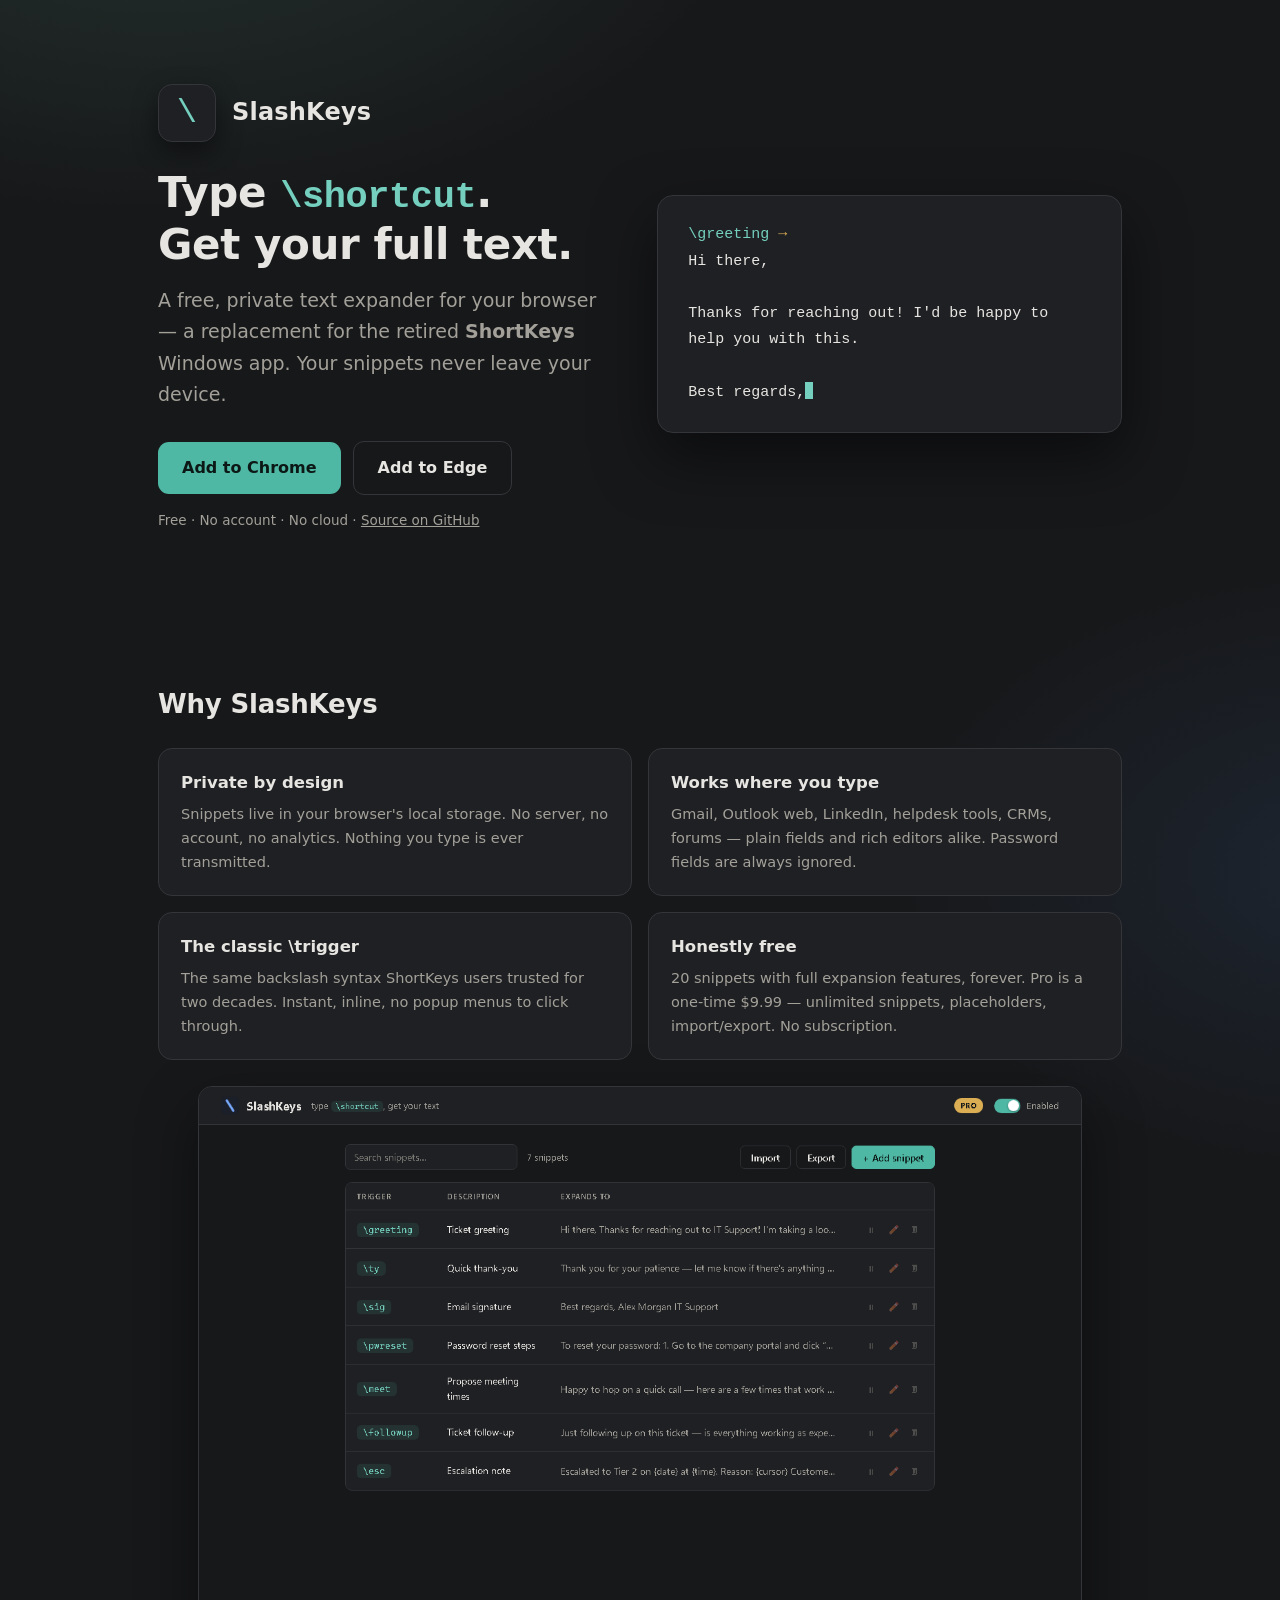
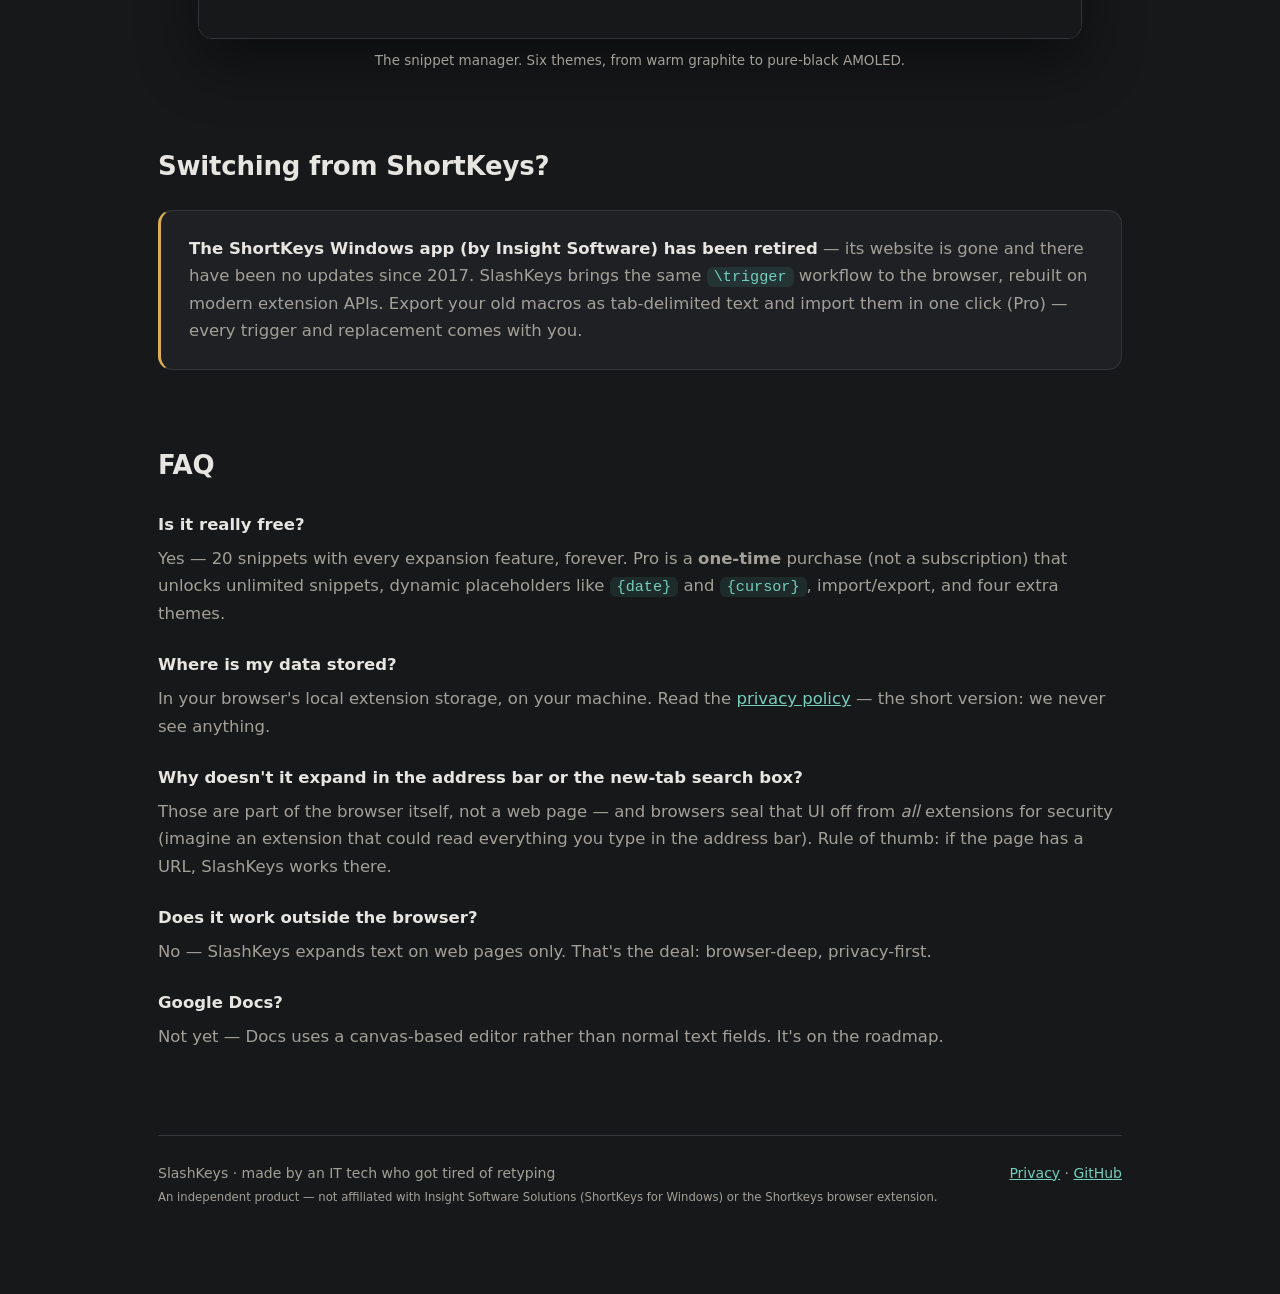
<file: docs/index.html>
<!DOCTYPE html>
<html lang="en">
<head>
  <meta charset="UTF-8">
  <meta name="viewport" content="width=device-width, initial-scale=1">
  <title>SlashKeys — Free Text Expander for Chrome &amp; Edge | The ShortKeys Replacement</title>
  <meta name="description" content="SlashKeys is a free, private text expander for Chrome and Edge — the replacement for the retired ShortKeys app. Type \shortcut and get your full text. No account, snippets never leave your device.">
  <meta property="og:title" content="SlashKeys — Type \shortcut, get your full text">
  <meta property="og:description" content="Free, private text expander for Chrome & Edge. No account, no cloud — the ShortKeys replacement.">
  <style>
    :root {
      --bg: #17181a; --raised: #1f2023; --hover: #28292d; --border: #333539;
      --text: #e7e5e1; --dim: #a3a099;
      --accent: #4fb8a5; --accent-lit: #74cfbe; --accent-soft: rgba(79, 184, 165, 0.12);
      --gold: #dcae54;
      --mono: ui-monospace, "Cascadia Code", Consolas, monospace;
    }
    * { box-sizing: border-box; }
    html { scroll-behavior: smooth; }
    body {
      margin: 0;
      background:
        radial-gradient(1100px 650px at 12% -5%, #24322e 0%, transparent 55%),
        radial-gradient(900px 600px at 105% 30%, #1d2530 0%, transparent 50%),
        var(--bg);
      color: var(--text);
      font: 16.5px/1.65 "Segoe UI Variable Text", "Segoe UI", system-ui, sans-serif;
      -webkit-font-smoothing: antialiased;
    }
    main { max-width: 1020px; margin: 0 auto; padding: 0 28px 90px; }
    code {
      font-family: var(--mono); background: var(--accent-soft); color: var(--accent-lit);
      padding: 1px 7px; border-radius: 6px; font-size: 0.92em;
    }
    a { color: var(--accent-lit); }

    /* Hero */
    .hero { display: flex; align-items: center; gap: 56px; padding: 84px 0 64px; flex-wrap: wrap; }
    .hero-left { flex: 1.1; min-width: 320px; }
    .brand { display: flex; align-items: center; gap: 16px; margin-bottom: 26px; }
    .mark {
      font: 400 34px/1 var(--mono); color: var(--accent-lit);
      background: var(--raised); border: 1px solid var(--border); border-radius: 14px;
      width: 58px; height: 58px; display: flex; align-items: center; justify-content: center;
      box-shadow: 0 10px 26px rgba(0,0,0,.45);
    }
    .brand span { font-size: 24px; font-weight: 700; letter-spacing: 0.2px; }
    h1 { font-size: 42px; line-height: 1.18; margin: 0 0 16px; letter-spacing: -0.4px; }
    h1 em { font-style: normal; color: var(--accent-lit); font-family: var(--mono); font-size: 0.88em; }
    .sub { color: var(--dim); font-size: 19px; margin: 0 0 30px; max-width: 460px; }
    .ctas { display: flex; gap: 12px; flex-wrap: wrap; align-items: center; }
    .cta {
      display: inline-block; text-decoration: none; font-weight: 600; font-size: 16px;
      padding: 13px 24px; border-radius: 11px; transition: filter .12s, transform .08s;
    }
    .cta:active { transform: translateY(1px); }
    .cta.chrome { background: var(--accent); color: #0c1815; }
    .cta.edge { background: transparent; color: var(--text); border: 1px solid var(--border); }
    .cta:hover { filter: brightness(1.1); }
    .under-cta { color: var(--dim); font-size: 13.5px; margin-top: 14px; }
    .under-cta a { color: var(--dim); }

    /* Demo card */
    .demo {
      flex: 1; min-width: 320px;
      background: var(--raised); border: 1px solid var(--border); border-radius: 16px;
      padding: 26px 30px; font: 15px/1.75 var(--mono); color: var(--dim);
      box-shadow: 0 24px 60px rgba(0,0,0,.5);
    }
    .demo .typed { color: var(--accent-lit); }
    .demo .arrow { color: var(--gold); }
    .demo .out { color: var(--text); }
    .demo .caret { display: inline-block; width: 8px; height: 17px; background: var(--accent-lit); vertical-align: -3px; animation: blink 1.1s steps(1) infinite; }
    @keyframes blink { 50% { opacity: 0; } }

    /* Sections */
    h2 { font-size: 26px; margin: 74px 0 22px; letter-spacing: -0.2px; }
    .grid { display: grid; grid-template-columns: 1fr; gap: 16px; }
    @media (min-width: 720px) { .grid { grid-template-columns: 1fr 1fr; } }
    .card {
      background: var(--raised); border: 1px solid var(--border); border-radius: 14px;
      padding: 20px 22px;
    }
    .card b { display: block; margin-bottom: 7px; font-size: 16.5px; }
    .card p { margin: 0; color: var(--dim); font-size: 14.5px; }

    .shot { margin-top: 26px; }
    .shot img {
      width: 100%; border-radius: 14px; border: 1px solid var(--border);
      box-shadow: 0 24px 60px rgba(0,0,0,.45); display: block;
    }
    .shot figcaption { color: var(--dim); font-size: 13.5px; margin-top: 10px; text-align: center; }

    .migrate {
      background: var(--raised); border: 1px solid var(--border); border-left: 3px solid var(--gold);
      border-radius: 14px; padding: 24px 28px; color: var(--dim);
    }
    .migrate b { color: var(--text); }

    .faq dt { font-weight: 650; margin-top: 24px; font-size: 16.5px; }
    .faq dd { margin: 7px 0 0; color: var(--dim); }

    footer {
      border-top: 1px solid var(--border); margin-top: 84px; padding-top: 26px;
      color: var(--dim); font-size: 14px; display: flex; justify-content: space-between;
      flex-wrap: wrap; gap: 10px;
    }
  </style>
</head>
<body>
<main>
  <div class="hero">
    <div class="hero-left">
      <div class="brand"><div class="mark">\</div><span>SlashKeys</span></div>
      <h1>Type <em>\shortcut</em>.<br>Get your full text.</h1>
      <p class="sub">A free, private text expander for your browser — a replacement for the
        retired <b>ShortKeys</b> Windows app. Your snippets never leave your device.</p>
      <div class="ctas">
        <a class="cta chrome" href="https://chromewebstore.google.com/detail/slashkeys-%E2%80%94-text-expander/ehenddhjfehdlphhgoibgibfcamnjkbb">Add to Chrome</a>
        <a class="cta edge" href="https://microsoftedge.microsoft.com/addons/detail/impfdopgfkjlicaiphfcaaiamfhcbfee">Add to Edge</a>
      </div>
      <p class="under-cta">Free · No account · No cloud · <a href="https://github.com/JacobColburn/Slashkeys">Source on GitHub</a></p>
    </div>
    <div class="demo">
      <div><span class="typed">\greeting</span> <span class="arrow">→</span></div>
      <div class="out">Hi there,<br><br>Thanks for reaching out! I'd be happy to help you with this.<br><br>Best regards,<span class="caret"></span></div>
    </div>
  </div>

  <h2>Why SlashKeys</h2>
  <div class="grid">
    <div class="card"><b>Private by design</b><p>Snippets live in your browser's local storage. No server, no account, no analytics. Nothing you type is ever transmitted.</p></div>
    <div class="card"><b>Works where you type</b><p>Gmail, Outlook web, LinkedIn, helpdesk tools, CRMs, forums — plain fields and rich editors alike. Password fields are always ignored.</p></div>
    <div class="card"><b>The classic \trigger</b><p>The same backslash syntax ShortKeys users trusted for two decades. Instant, inline, no popup menus to click through.</p></div>
    <div class="card"><b>Honestly free</b><p>20 snippets with full expansion features, forever. Pro is a one-time $9.99 — unlimited snippets, placeholders, import/export. No subscription.</p></div>
  </div>

  <figure class="shot">
    <img src="screenshot-manager.png" alt="SlashKeys snippet manager — dark theme" loading="lazy">
    <figcaption>The snippet manager. Six themes, from warm graphite to pure-black AMOLED.</figcaption>
  </figure>

  <h2>Switching from ShortKeys?</h2>
  <div class="migrate">
    <b>The ShortKeys Windows app (by Insight Software) has been retired</b> — its website is gone
    and there have been no updates since 2017. SlashKeys brings the same <code>\trigger</code>
    workflow to the browser, rebuilt on modern extension APIs. Export your old macros as
    tab-delimited text and import them in one click (Pro) — every trigger and replacement comes
    with you.
  </div>

  <h2>FAQ</h2>
  <dl class="faq">
    <dt>Is it really free?</dt>
    <dd>Yes — 20 snippets with every expansion feature, forever. Pro is a <b>one-time</b> purchase (not a subscription) that unlocks unlimited snippets, dynamic placeholders like <code>{date}</code> and <code>{cursor}</code>, import/export, and four extra themes.</dd>
    <dt>Where is my data stored?</dt>
    <dd>In your browser's local extension storage, on your machine. Read the <a href="privacy">privacy policy</a> — the short version: we never see anything.</dd>
    <dt>Why doesn't it expand in the address bar or the new-tab search box?</dt>
    <dd>Those are part of the browser itself, not a web page — and browsers seal that UI off from
      <i>all</i> extensions for security (imagine an extension that could read everything you type
      in the address bar). Rule of thumb: if the page has a URL, SlashKeys works there.</dd>
    <dt>Does it work outside the browser?</dt>
    <dd>No — SlashKeys expands text on web pages only. That's the deal: browser-deep, privacy-first.</dd>
    <dt>Google Docs?</dt>
    <dd>Not yet — Docs uses a canvas-based editor rather than normal text fields. It's on the roadmap.</dd>
  </dl>

  <footer>
    <span>SlashKeys · made by an IT tech who got tired of retyping<br>
      <small>An independent product — not affiliated with Insight Software Solutions (ShortKeys for Windows)
      or the Shortkeys browser extension.</small></span>
    <span><a href="privacy">Privacy</a> · <a href="https://github.com/JacobColburn/Slashkeys">GitHub</a></span>
  </footer>
</main>
</body>
</html>
</file>
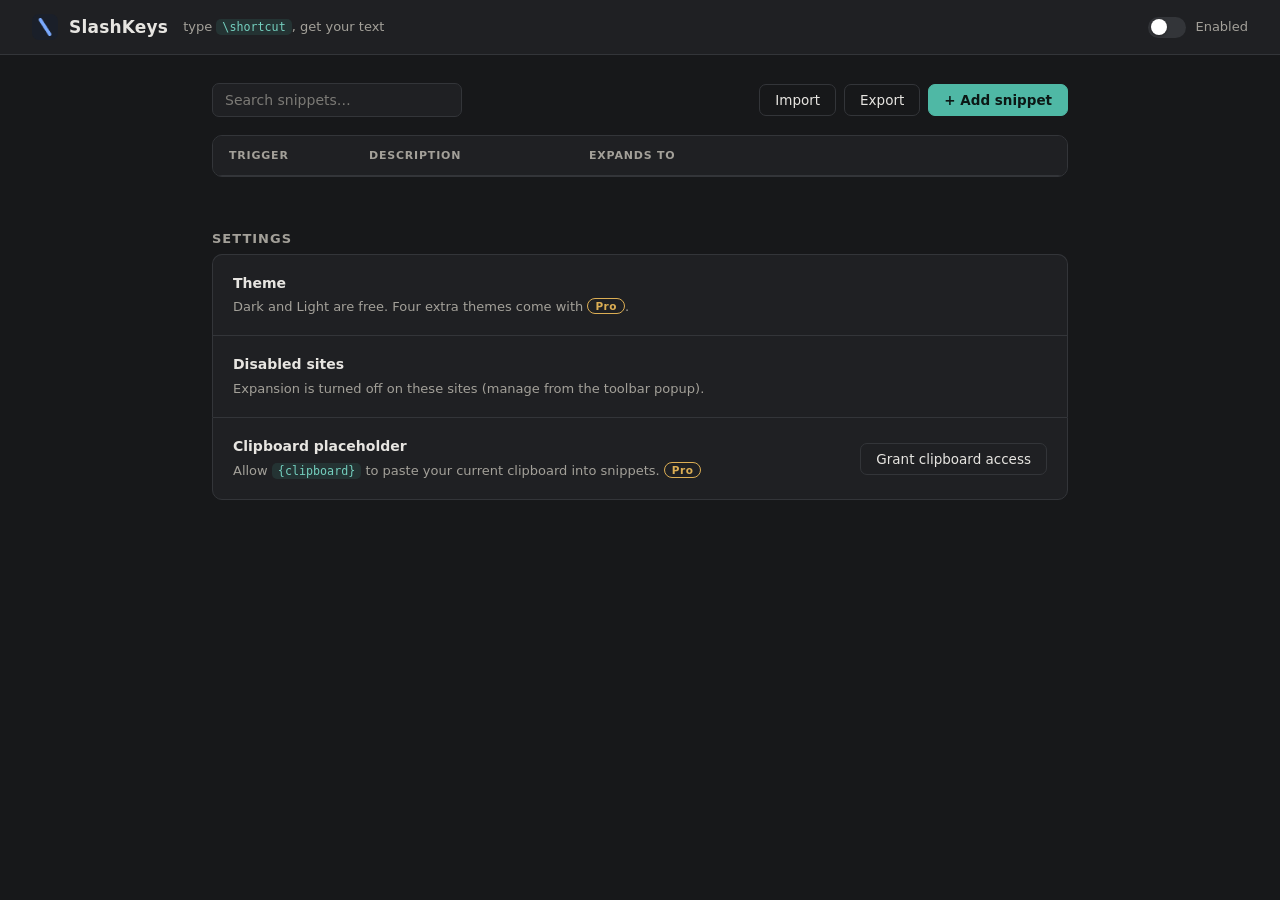
<file: src/options/options.html>
<!DOCTYPE html>
<html lang="en">
<head>
  <meta charset="UTF-8">
  <title>SlashKeys — Snippets</title>
  <link rel="stylesheet" href="../themes.css">
  <link rel="stylesheet" href="options.css">
</head>
<body>
  <header>
    <div class="brand">
      <img src="../../assets/icons/icon32.png" alt="" onerror="this.style.display='none'">
      <h1>SlashKeys</h1>
      <span class="tagline">type <code>\shortcut</code>, get your text</span>
    </div>
    <div class="header-actions">
      <span id="pro-badge" class="badge hidden">PRO</span>
      <button id="upgrade-btn" class="btn btn-accent hidden">Upgrade to Pro</button>
      <label class="switch" title="Turn all expansion on/off">
        <input type="checkbox" id="global-enabled">
        <span class="slider"></span>
        <span class="switch-label">Enabled</span>
      </label>
    </div>
  </header>

  <main>
    <div class="toolbar">
      <input type="search" id="search" placeholder="Search snippets…">
      <span id="count" class="count"></span>
      <div class="toolbar-right">
        <button id="import-btn" class="btn btn-ghost">Import</button>
        <button id="export-btn" class="btn btn-ghost">Export</button>
        <button id="add-btn" class="btn btn-primary">+ Add snippet</button>
      </div>
    </div>

    <div id="limit-banner" class="banner hidden">
      You've reached the free limit of <b>20 snippets</b>.
      <button id="limit-upgrade" class="btn btn-accent btn-sm">Go unlimited with Pro</button>
    </div>

    <table id="snippet-table">
      <thead>
        <tr>
          <th style="width:140px">Trigger</th>
          <th style="width:220px">Description</th>
          <th>Expands to</th>
          <th style="width:130px"></th>
        </tr>
      </thead>
      <tbody id="tbody"></tbody>
    </table>
    <div id="empty" class="empty hidden">
      No snippets yet. Click <b>+ Add snippet</b> to create your first one, then type
      <code>\yourtrigger</code> in any text field on any website.
    </div>

    <section class="settings">
      <h2>Settings</h2>
      <div class="setting-row">
        <div>
          <b>Theme</b>
          <p>Dark and Light are free. Four extra themes come with <span class="pro-tag">Pro</span>.</p>
        </div>
        <div id="theme-picker" class="theme-grid"></div>
      </div>
      <div class="setting-row">
        <div>
          <b>Disabled sites</b>
          <p>Expansion is turned off on these sites (manage from the toolbar popup).</p>
        </div>
        <div id="disabled-sites" class="chips"></div>
      </div>
      <div class="setting-row">
        <div>
          <b>Clipboard placeholder</b>
          <p>Allow <code>{clipboard}</code> to paste your current clipboard into snippets. <span class="pro-tag">Pro</span></p>
        </div>
        <button id="clipboard-perm" class="btn btn-ghost">Grant clipboard access</button>
      </div>
    </section>
  </main>

  <!-- Add / Edit modal -->
  <div id="modal" class="modal-overlay hidden">
    <div class="modal">
      <h2 id="modal-title">Add snippet</h2>
      <label>Trigger
        <div class="trigger-input">
          <span class="prefix">\</span>
          <input type="text" id="f-trigger" placeholder="greeting" autocomplete="off" spellcheck="false">
        </div>
        <span class="hint">You'll type <code>\</code> + this to expand. Letters, numbers, dashes — no spaces.</span>
      </label>
      <label>Description <span class="hint-inline">(optional)</span>
        <input type="text" id="f-description" placeholder="Long greeting for tickets">
      </label>
      <label>Expands to
        <textarea id="f-content" rows="7" placeholder="Hi there,&#10;&#10;Thanks for reaching out!"></textarea>
      </label>
      <div class="placeholder-bar">
        <span>Insert:</span>
        <button class="chip-btn" data-ph="{date}">{date}</button>
        <button class="chip-btn" data-ph="{time}">{time}</button>
        <button class="chip-btn" data-ph="{date:YYYY-MM-DD}">{date:custom}</button>
        <button class="chip-btn" data-ph="{clipboard}">{clipboard}</button>
        <button class="chip-btn" data-ph="{cursor}">{cursor}</button>
        <span class="pro-tag" id="ph-pro-tag">Pro</span>
      </div>
      <div id="f-preview" class="preview hidden"></div>
      <div id="f-error" class="error hidden"></div>
      <div class="modal-actions">
        <button id="f-cancel" class="btn btn-ghost">Cancel</button>
        <button id="f-save" class="btn btn-primary">Save</button>
      </div>
    </div>
  </div>

  <input type="file" id="import-file" accept=".json,.txt,.csv" class="hidden">

  <script src="../lib/extpay.js"></script>
  <script src="../expander.js"></script>
  <script src="options.js"></script>
</body>
</html>
</file>
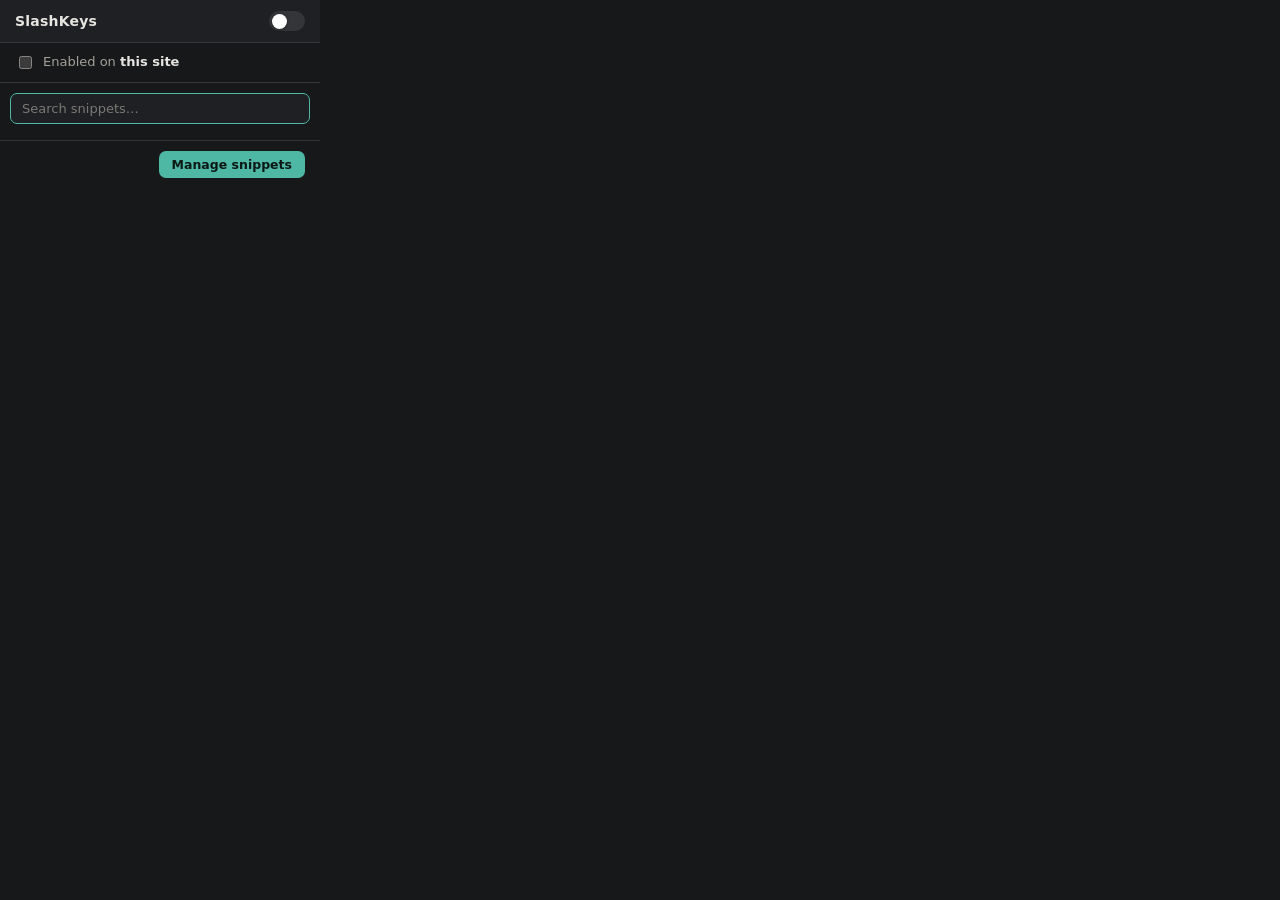
<file: src/popup/popup.html>
<!DOCTYPE html>
<html lang="en">
<head>
  <meta charset="UTF-8">
  <link rel="stylesheet" href="../themes.css">
  <link rel="stylesheet" href="popup.css">
</head>
<body>
  <header>
    <span class="brand">SlashKeys</span>
    <label class="switch" title="Turn all expansion on/off">
      <input type="checkbox" id="global-enabled">
      <span class="slider"></span>
    </label>
  </header>

  <label class="site-row" id="site-row">
    <input type="checkbox" id="site-enabled">
    <span>Enabled on <b id="site-host">this site</b></span>
  </label>

  <input type="search" id="search" placeholder="Search snippets…" autofocus>

  <ul id="list"></ul>
  <div id="empty" class="empty hidden">No snippets yet.</div>

  <footer>
    <span id="count"></span>
    <button id="manage">Manage snippets</button>
  </footer>

  <script src="popup.js"></script>
</body>
</html>
</file>
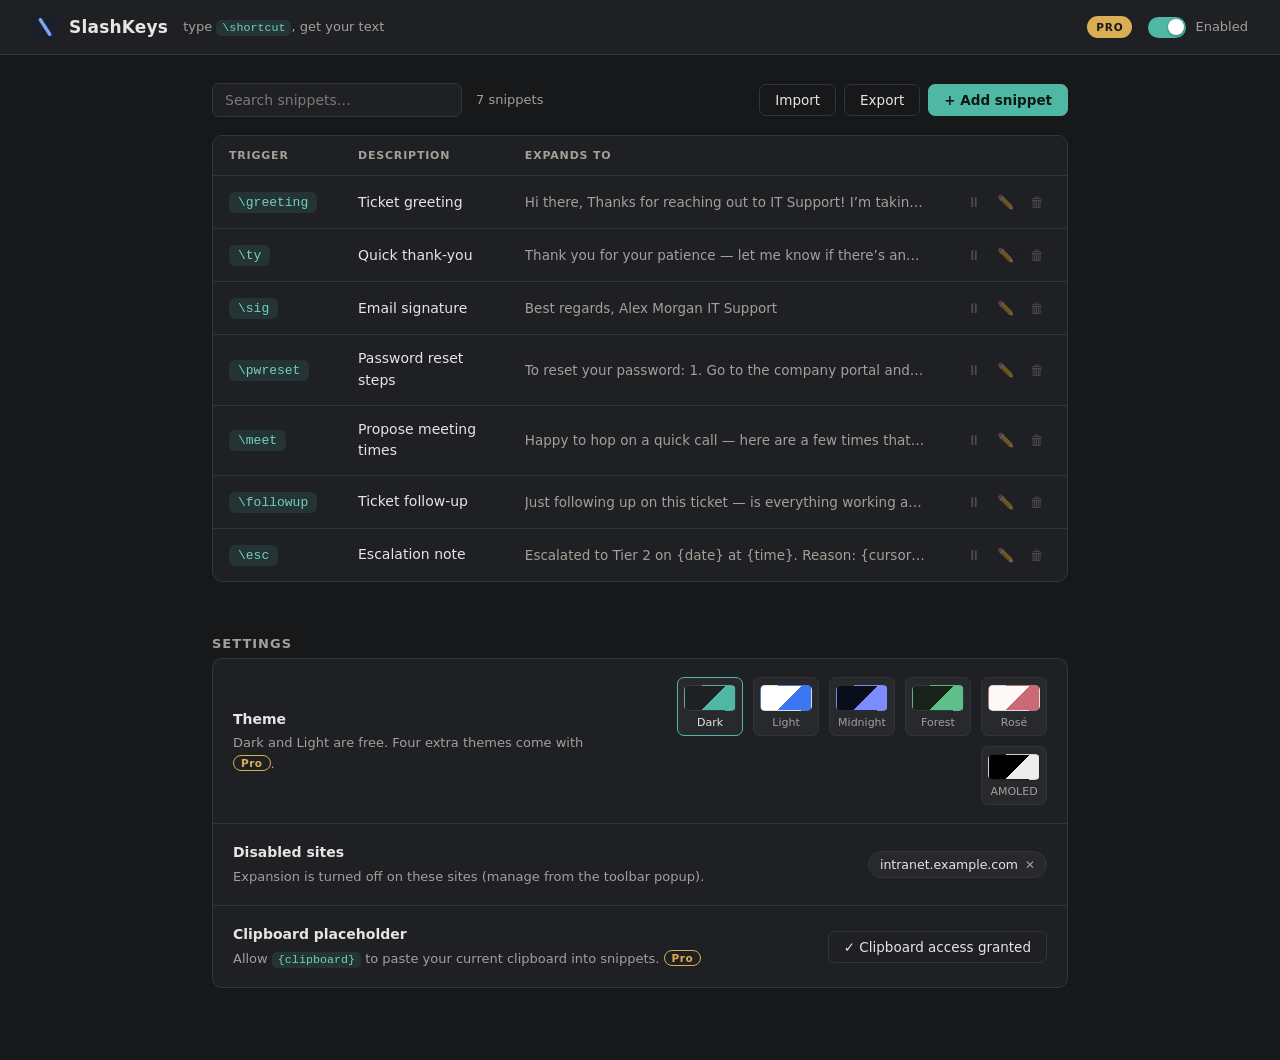
<file: store/demo/options-demo.html>
<!DOCTYPE html>
<html lang="en">
<head>
  <meta charset="UTF-8">
  <title>SlashKeys — Snippets (demo)</title>
  <link rel="stylesheet" href="../../src/themes.css">
  <link rel="stylesheet" href="../../src/options/options.css">
</head>
<body>
  <header>
    <div class="brand">
      <img src="../../assets/icons/icon32.png" alt="" onerror="this.style.display='none'">
      <h1>SlashKeys</h1>
      <span class="tagline">type <code>\shortcut</code>, get your text</span>
    </div>
    <div class="header-actions">
      <span id="pro-badge" class="badge hidden">PRO</span>
      <button id="upgrade-btn" class="btn btn-accent hidden">Upgrade to Pro</button>
      <label class="switch" title="Turn all expansion on/off">
        <input type="checkbox" id="global-enabled">
        <span class="slider"></span>
        <span class="switch-label">Enabled</span>
      </label>
    </div>
  </header>

  <main>
    <div class="toolbar">
      <input type="search" id="search" placeholder="Search snippets…">
      <span id="count" class="count"></span>
      <div class="toolbar-right">
        <button id="import-btn" class="btn btn-ghost">Import</button>
        <button id="export-btn" class="btn btn-ghost">Export</button>
        <button id="add-btn" class="btn btn-primary">+ Add snippet</button>
      </div>
    </div>

    <div id="limit-banner" class="banner hidden">
      You've reached the free limit of <b>20 snippets</b>.
      <button id="limit-upgrade" class="btn btn-accent btn-sm">Go unlimited with Pro</button>
    </div>

    <table id="snippet-table">
      <thead>
        <tr>
          <th style="width:140px">Trigger</th>
          <th style="width:220px">Description</th>
          <th>Expands to</th>
          <th style="width:130px"></th>
        </tr>
      </thead>
      <tbody id="tbody"></tbody>
    </table>
    <div id="empty" class="empty hidden">
      No snippets yet. Click <b>+ Add snippet</b> to create your first one, then type
      <code>\yourtrigger</code> in any text field on any website.
    </div>

    <section class="settings">
      <h2>Settings</h2>
      <div class="setting-row">
        <div>
          <b>Theme</b>
          <p>Dark and Light are free. Four extra themes come with <span class="pro-tag">Pro</span>.</p>
        </div>
        <div id="theme-picker" class="theme-grid"></div>
      </div>
      <div class="setting-row">
        <div>
          <b>Disabled sites</b>
          <p>Expansion is turned off on these sites (manage from the toolbar popup).</p>
        </div>
        <div id="disabled-sites" class="chips"></div>
      </div>
      <div class="setting-row">
        <div>
          <b>Clipboard placeholder</b>
          <p>Allow <code>{clipboard}</code> to paste your current clipboard into snippets. <span class="pro-tag">Pro</span></p>
        </div>
        <button id="clipboard-perm" class="btn btn-ghost">Grant clipboard access</button>
      </div>
    </section>
  </main>

  <!-- Add / Edit modal -->
  <div id="modal" class="modal-overlay hidden">
    <div class="modal">
      <h2 id="modal-title">Add snippet</h2>
      <label>Trigger
        <div class="trigger-input">
          <span class="prefix">\</span>
          <input type="text" id="f-trigger" placeholder="greeting" autocomplete="off" spellcheck="false">
        </div>
        <span class="hint">You'll type <code>\</code> + this to expand. Letters, numbers, dashes — no spaces.</span>
      </label>
      <label>Description <span class="hint-inline">(optional)</span>
        <input type="text" id="f-description" placeholder="Long greeting for tickets">
      </label>
      <label>Expands to
        <textarea id="f-content" rows="7" placeholder="Hi there,&#10;&#10;Thanks for reaching out!"></textarea>
      </label>
      <div class="placeholder-bar">
        <span>Insert:</span>
        <button class="chip-btn" data-ph="{date}">{date}</button>
        <button class="chip-btn" data-ph="{time}">{time}</button>
        <button class="chip-btn" data-ph="{date:YYYY-MM-DD}">{date:custom}</button>
        <button class="chip-btn" data-ph="{clipboard}">{clipboard}</button>
        <button class="chip-btn" data-ph="{cursor}">{cursor}</button>
        <span class="pro-tag" id="ph-pro-tag">Pro</span>
      </div>
      <div id="f-preview" class="preview hidden"></div>
      <div id="f-error" class="error hidden"></div>
      <div class="modal-actions">
        <button id="f-cancel" class="btn btn-ghost">Cancel</button>
        <button id="f-save" class="btn btn-primary">Save</button>
      </div>
    </div>
  </div>

  <input type="file" id="import-file" accept=".json,.txt,.csv" class="hidden">

  <script src="shim.js"></script>
  <script src="../../src/expander.js"></script>
  <script src="../../src/options/options.js"></script>
  <script>
    // Screenshot staging params: ?clean=1 hides settings, ?view=settings scrolls to
    // the theme picker, ?modal=1 opens the add-snippet modal pre-filled.
    const stageParams = new URLSearchParams(location.search);
    if (stageParams.get('clean')) document.querySelector('.settings').style.display = 'none';
    if (stageParams.get('view') === 'settings') {
      document.querySelector('.toolbar').style.display = 'none';
      document.getElementById('snippet-table').style.display = 'none';
      document.querySelector('.settings').style.marginTop = '8px';
    }
    if (new URLSearchParams(location.search).get('modal')) {
      setTimeout(() => {
        document.getElementById('add-btn').click();
        document.getElementById('f-trigger').value = 'eod';
        document.getElementById('f-description').value = 'End-of-day status update';
        const ta = document.getElementById('f-content');
        ta.value = 'Status update — {date:dddd, MMM D}\n\nDone today:\n• {cursor}\n\nBlockers: none\nTomorrow: continue rollout';
        ta.dispatchEvent(new Event('input'));
        document.getElementById('f-trigger').blur();
      }, 400);
    }
  </script>
</body>
</html>
</file>
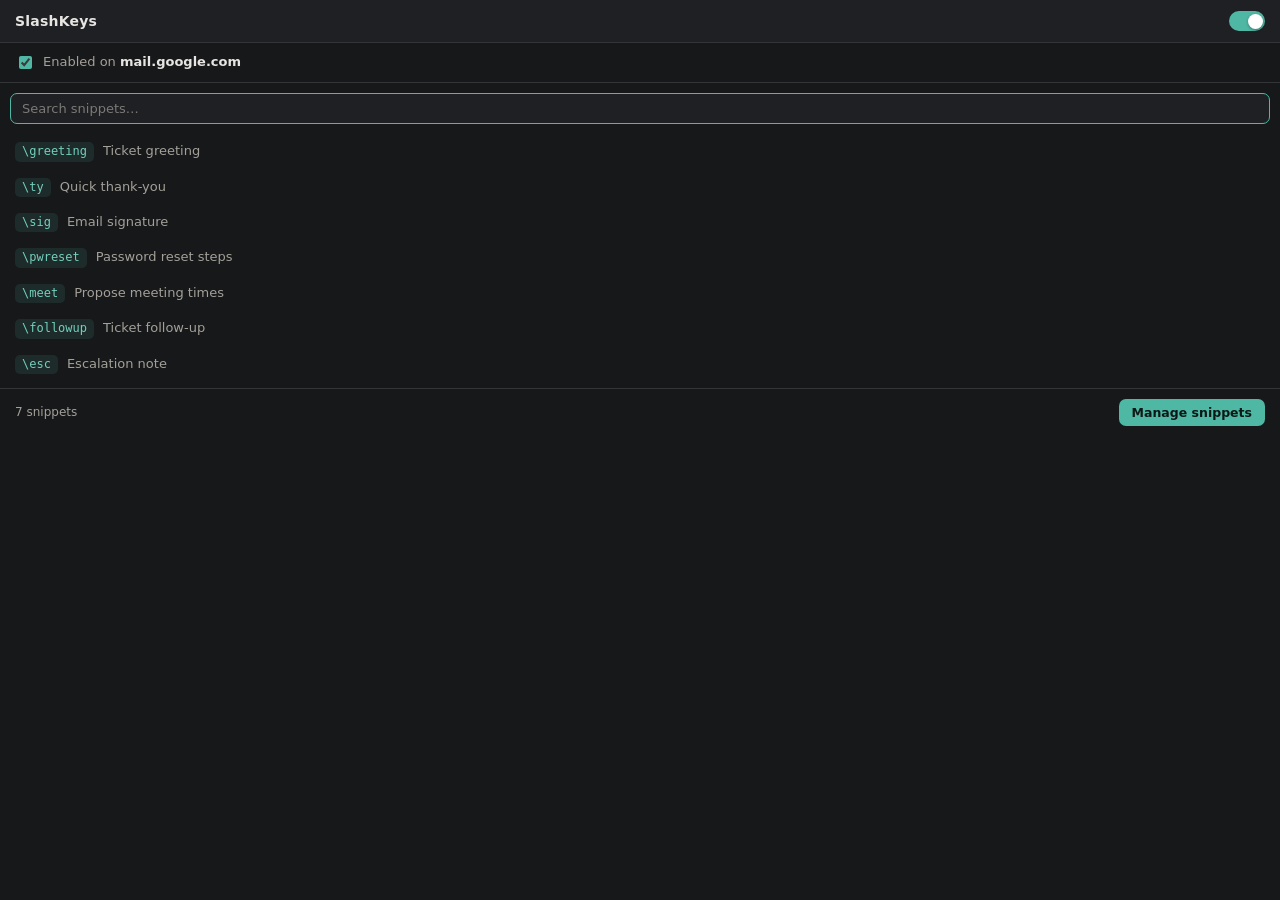
<file: store/demo/popup-demo.html>
<!DOCTYPE html>
<html lang="en">
<head>
  <meta charset="UTF-8">
  <link rel="stylesheet" href="../../src/themes.css">
  <link rel="stylesheet" href="../../src/popup/popup.css">
  <style>body { width: auto; }</style>
</head>
<body>
  <header>
    <span class="brand">SlashKeys</span>
    <label class="switch" title="Turn all expansion on/off">
      <input type="checkbox" id="global-enabled">
      <span class="slider"></span>
    </label>
  </header>

  <label class="site-row" id="site-row">
    <input type="checkbox" id="site-enabled">
    <span>Enabled on <b id="site-host">this site</b></span>
  </label>

  <input type="search" id="search" placeholder="Search snippets…" autofocus>

  <ul id="list"></ul>
  <div id="empty" class="empty hidden">No snippets yet.</div>

  <footer>
    <span id="count"></span>
    <button id="manage">Manage snippets</button>
  </footer>

  <script src="shim.js"></script>
  <script src="../../src/popup/popup.js"></script>
</body>
</html>
</file>
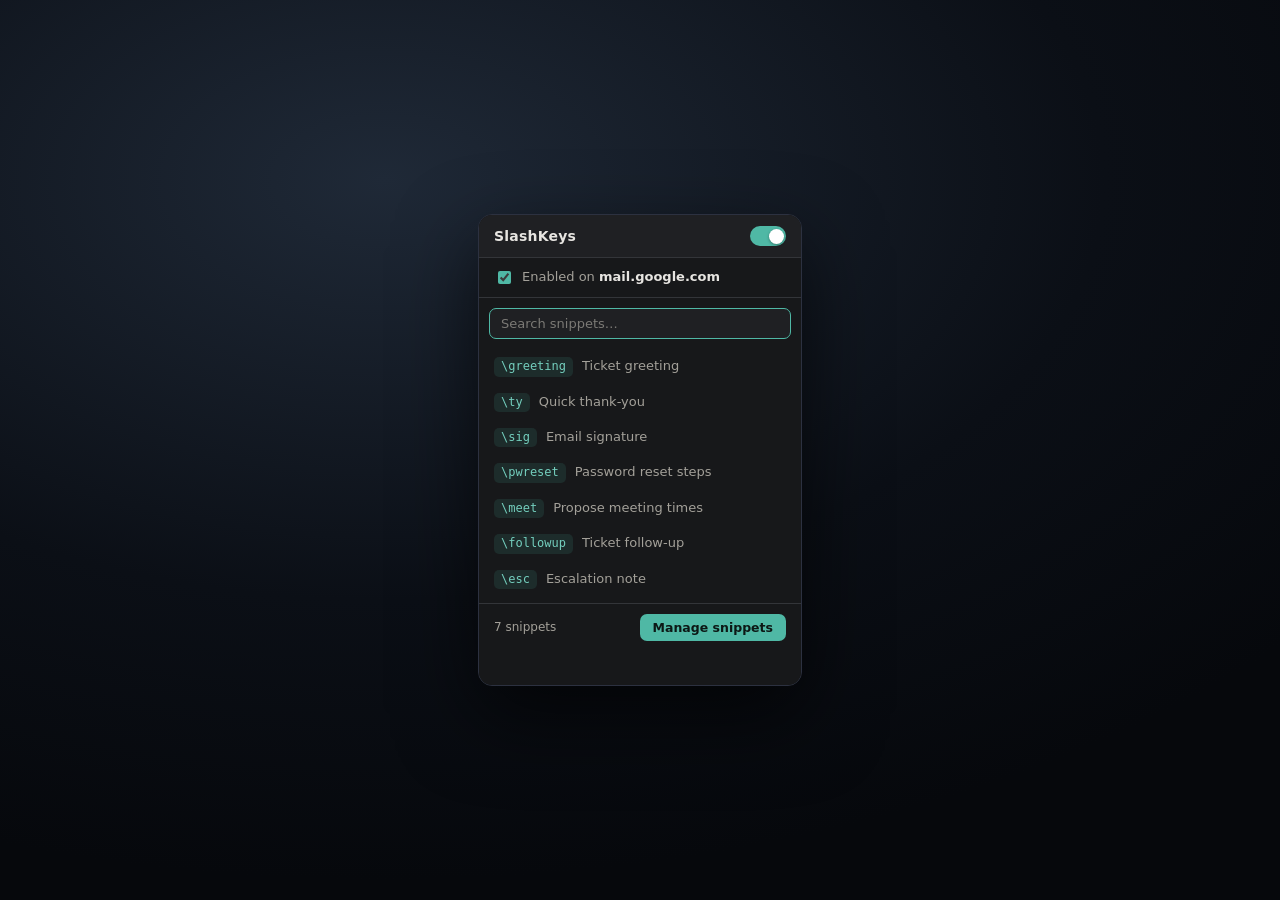
<file: store/demo/popup-frame.html>
<!DOCTYPE html>
<html lang="en">
<head>
  <meta charset="UTF-8">
  <title>SlashKeys popup (demo frame)</title>
  <style>
    body {
      margin: 0; height: 100vh; display: flex; align-items: center; justify-content: center;
      background: radial-gradient(1200px 700px at 30% 20%, #1f2937 0%, #0b0f16 60%, #06080c 100%);
    }
    iframe {
      width: 322px; height: 470px; border: 1px solid #2c3140; border-radius: 14px;
      box-shadow: 0 30px 80px rgba(0, 0, 0, 0.65);
      background: #17181a;
    }
  </style>
</head>
<body>
  <iframe src="popup-demo.html" title="SlashKeys popup"></iframe>
</body>
</html>
</file>
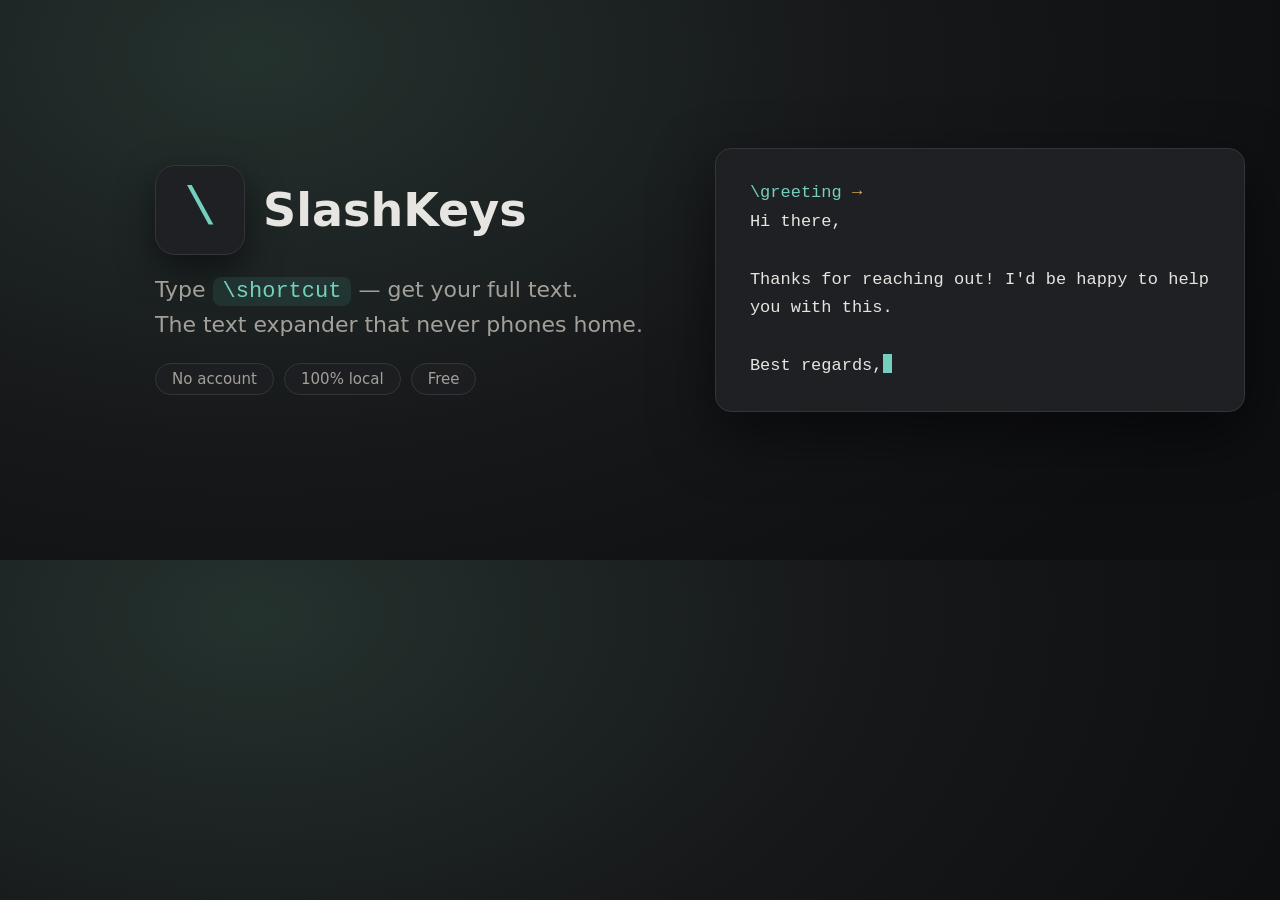
<file: store/demo/tile-large.html>
<!DOCTYPE html>
<html lang="en">
<head>
  <meta charset="UTF-8">
  <title>large promo tile</title>
  <style>
    body {
      margin: 0; width: 1400px; height: 560px; overflow: hidden;
      display: flex; align-items: center; justify-content: center; gap: 72px;
      background: radial-gradient(1100px 700px at 20% 10%, #24322e 0%, #17181a 55%, #0e0f11 100%);
      font-family: "Segoe UI", system-ui, sans-serif;
    }
    .left { display: flex; flex-direction: column; gap: 18px; max-width: 560px; }
    .brand { display: flex; align-items: center; gap: 18px; }
    .mark {
      font: 400 54px/1 ui-monospace, "Cascadia Code", Consolas, monospace;
      color: #74cfbe; background: #1f2023; border: 1px solid #333539;
      border-radius: 20px; width: 88px; height: 88px;
      display: flex; align-items: center; justify-content: center;
      box-shadow: 0 14px 36px rgba(0, 0, 0, 0.5);
    }
    h1 { color: #e7e5e1; font-size: 46px; margin: 0; }
    .sub { color: #a3a099; font-size: 22px; margin: 0; line-height: 1.5; }
    .sub code {
      font-family: ui-monospace, "Cascadia Code", Consolas, monospace;
      color: #74cfbe; background: rgba(79, 184, 165, 0.12);
      padding: 2px 10px; border-radius: 8px;
    }
    .pills { display: flex; gap: 10px; margin-top: 4px; }
    .pill {
      color: #a3a099; border: 1px solid #333539; border-radius: 999px;
      padding: 6px 16px; font-size: 15px; background: rgba(31, 32, 35, 0.6);
    }
    .demo {
      background: #1f2023; border: 1px solid #333539; border-radius: 16px;
      padding: 30px 34px; width: 460px;
      font: 17px/1.7 ui-monospace, "Cascadia Code", Consolas, monospace;
      color: #a3a099; box-shadow: 0 22px 60px rgba(0, 0, 0, 0.55);
    }
    .typed { color: #74cfbe; }
    .arrow { color: #dcae54; }
    .out { color: #e7e5e1; }
    .caret { display: inline-block; width: 9px; height: 19px; background: #74cfbe; vertical-align: -3px; }
  </style>
</head>
<body>
  <div class="left">
    <div class="brand">
      <div class="mark">\</div>
      <h1>SlashKeys</h1>
    </div>
    <p class="sub">Type <code>\shortcut</code> — get your full text.<br>The text expander that never phones home.</p>
    <div class="pills">
      <span class="pill">No account</span>
      <span class="pill">100% local</span>
      <span class="pill">Free</span>
    </div>
  </div>
  <div class="demo">
    <div><span class="typed">\greeting</span> <span class="arrow">→</span></div>
    <div class="out">Hi there,<br><br>Thanks for reaching out! I'd be happy to help you with this.<br><br>Best regards,<span class="caret"></span></div>
  </div>
</body>
</html>
</file>
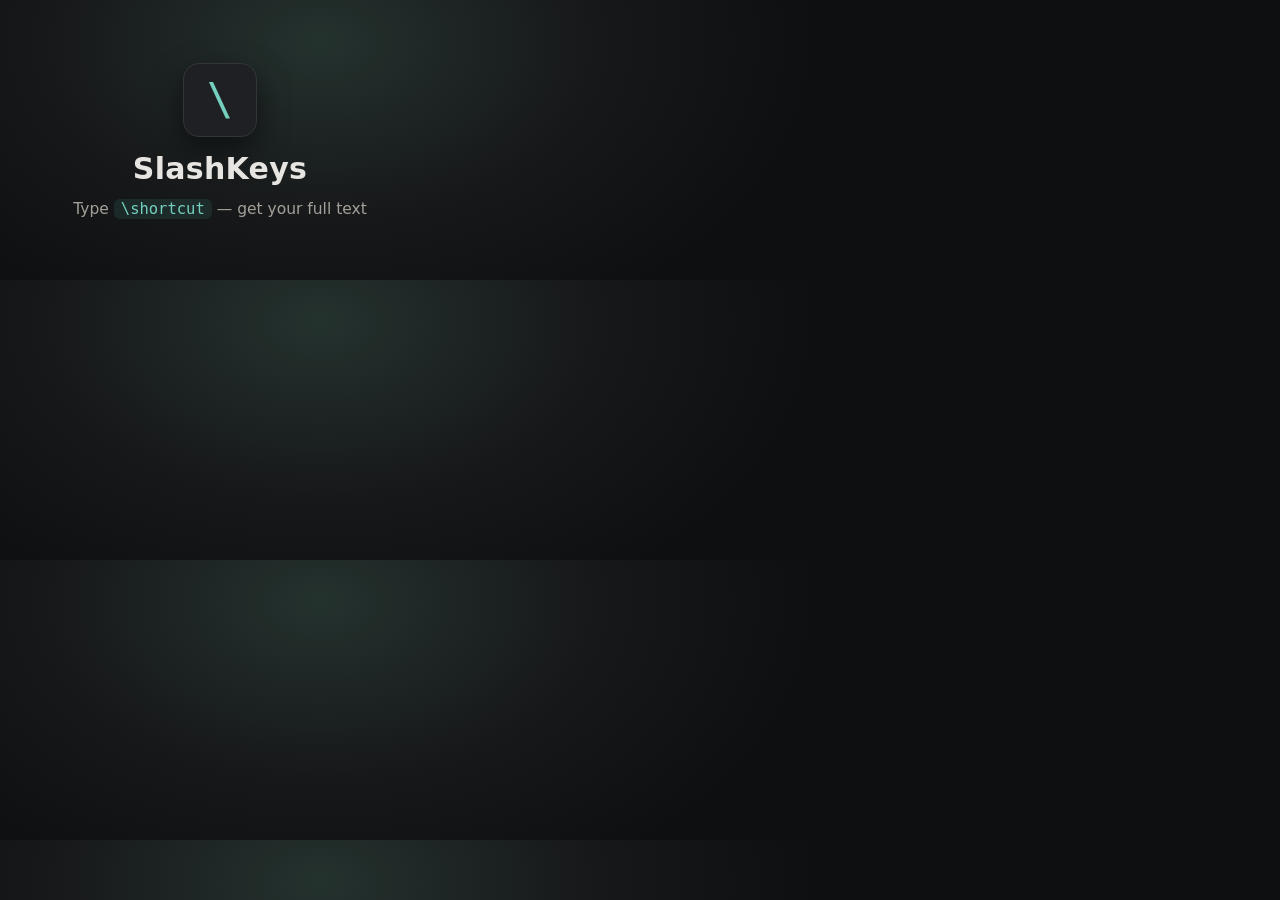
<file: store/demo/tile.html>
<!DOCTYPE html>
<html lang="en">
<head>
  <meta charset="UTF-8">
  <title>promo tile</title>
  <style>
    body {
      margin: 0; width: 440px; height: 280px; overflow: hidden;
      display: flex; flex-direction: column; align-items: center; justify-content: center; gap: 14px;
      background: radial-gradient(500px 320px at 25% 15%, #24322e 0%, #17181a 55%, #0e0f11 100%);
      font-family: "Segoe UI", system-ui, sans-serif;
    }
    .mark {
      font: 400 44px/1 ui-monospace, "Cascadia Code", Consolas, monospace;
      color: #74cfbe;
      background: #1f2023;
      border: 1px solid #333539;
      border-radius: 16px;
      width: 72px; height: 72px;
      display: flex; align-items: center; justify-content: center;
      box-shadow: 0 12px 30px rgba(0, 0, 0, 0.5);
    }
    h1 { color: #e7e5e1; font-size: 30px; margin: 0; letter-spacing: 0.3px; }
    p { color: #a3a099; margin: 0; font-size: 15.5px; }
    p code {
      font-family: ui-monospace, "Cascadia Code", Consolas, monospace;
      color: #74cfbe; background: rgba(79, 184, 165, 0.12);
      padding: 1px 7px; border-radius: 6px;
    }
  </style>
</head>
<body>
  <div class="mark">\</div>
  <h1>SlashKeys</h1>
  <p>Type <code>\shortcut</code> — get your full text</p>
</body>
</html>
</file>
<file: src/themes.css>
/* SlashKeys theme system — every surface (options, popup) consumes these vars.
   Theme is applied via <html data-theme="...">. Free: dark, light. Pro: the rest. */

:root {
  --radius: 10px;
  --radius-sm: 7px;
  --font-ui: "Segoe UI Variable Text", "Segoe UI", system-ui, -apple-system, sans-serif;
  --font-mono: ui-monospace, "Cascadia Code", Consolas, monospace;

  /* Dark (default) — warm graphite + muted teal, low-glare */
  --bg: #17181a;
  --bg-raised: #1f2023;
  --bg-hover: #28292d;
  --border: #333539;
  --text: #e7e5e1;
  --text-dim: #a3a099;
  --accent: #4fb8a5;
  --accent-soft: rgba(79, 184, 165, 0.12);
  --accent-text: #74cfbe;
  --on-accent: #0c1815;
  --gold: #dcae54;
  --gold-soft: rgba(220, 174, 84, 0.12);
  --danger: #e06c6c;
  --shadow: 0 10px 34px rgba(0, 0, 0, 0.45);
  color-scheme: dark;
}

:root[data-theme="light"] {
  --bg: #f4f5f8;
  --bg-raised: #ffffff;
  --bg-hover: #edf0f5;
  --border: #dfe3ea;
  --text: #242b3d;
  --text-dim: #64708a;
  --accent: #3b76f0;
  --accent-soft: rgba(59, 118, 240, 0.1);
  --accent-text: #2b5fd0;
  --on-accent: #ffffff;
  --gold: #b8860b;
  --gold-soft: rgba(184, 134, 11, 0.1);
  --danger: #cc4949;
  --shadow: 0 10px 30px rgba(30, 40, 70, 0.14);
  color-scheme: light;
}

/* ── Pro themes ─────────────────────────────────────────────────────────── */

/* Midnight — deep blue night sky, indigo glow */
:root[data-theme="midnight"] {
  --bg: #0a0e1a;
  --bg-raised: #111729;
  --bg-hover: #192138;
  --border: #253052;
  --text: #d7deef;
  --text-dim: #8a93b4;
  --accent: #7c8cff;
  --accent-soft: rgba(124, 140, 255, 0.14);
  --accent-text: #9dabff;
  --on-accent: #0a0e24;
  --gold: #e2b968;
  --gold-soft: rgba(226, 185, 104, 0.12);
  --danger: #e0637f;
  --shadow: 0 12px 38px rgba(2, 6, 20, 0.7);
  color-scheme: dark;
}

:root[data-theme="forest"] {
  --bg: #121a15;
  --bg-raised: #17221b;
  --bg-hover: #1e2c23;
  --border: #28372e;
  --text: #dde8df;
  --text-dim: #93a698;
  --accent: #5fbf8a;
  --accent-soft: rgba(95, 191, 138, 0.13);
  --accent-text: #82d3a8;
  --on-accent: #0c1710;
  --gold: #d3b45c;
  --gold-soft: rgba(211, 180, 92, 0.12);
  --danger: #d96a5f;
  --shadow: 0 10px 34px rgba(0, 0, 0, 0.5);
  color-scheme: dark;
}

:root[data-theme="rose"] {
  --bg: #faf4f2;
  --bg-raised: #ffffff;
  --bg-hover: #f4eae7;
  --border: #e9dcd8;
  --text: #3a2e32;
  --text-dim: #8a7378;
  --accent: #c96a75;
  --accent-soft: rgba(201, 106, 117, 0.1);
  --accent-text: #ad4f5b;
  --on-accent: #ffffff;
  --gold: #b08430;
  --gold-soft: rgba(176, 132, 48, 0.1);
  --danger: #c04545;
  --shadow: 0 10px 28px rgba(90, 50, 60, 0.13);
  color-scheme: light;
}

/* AMOLED — pure black, monochrome silver. No color, all contrast. */
:root[data-theme="amoled"] {
  --bg: #000000;
  --bg-raised: #0a0a0b;
  --bg-hover: #151517;
  --border: #232326;
  --text: #f2f2f2;
  --text-dim: #8e8e93;
  --accent: #e8e8ea;
  --accent-soft: rgba(255, 255, 255, 0.09);
  --accent-text: #ffffff;
  --on-accent: #0a0a0a;
  --gold: #d9c58a;
  --gold-soft: rgba(217, 197, 138, 0.1);
  --danger: #ff6b6b;
  --shadow: 0 12px 40px rgba(0, 0, 0, 0.9);
  color-scheme: dark;
}
</file>
<file: src/options/options.css>
* { box-sizing: border-box; }

body {
  margin: 0;
  background: var(--bg);
  color: var(--text);
  font: 14px/1.55 var(--font-ui);
  -webkit-font-smoothing: antialiased;
  transition: background-color 0.25s ease, color 0.25s ease;
}

header, .setting-row, #snippet-table, .modal, .theme-swatch, td, th, .btn {
  transition: background-color 0.25s ease, border-color 0.25s ease;
}

::-webkit-scrollbar { width: 10px; height: 10px; }
::-webkit-scrollbar-track { background: transparent; }
::-webkit-scrollbar-thumb {
  background: var(--border);
  border-radius: 999px;
  border: 2px solid var(--bg);
}
::-webkit-scrollbar-thumb:hover { background: var(--text-dim); }

/* ── Header ──────────────────────────────────────────────────────────────── */

header {
  display: flex;
  align-items: center;
  justify-content: space-between;
  padding: 14px 32px;
  border-bottom: 1px solid var(--border);
  background: var(--bg-raised);
  position: sticky;
  top: 0;
  z-index: 10;
}

.brand { display: flex; align-items: center; gap: 11px; }
.brand img { width: 26px; height: 26px; border-radius: 7px; }
.brand h1 { font-size: 17px; margin: 0; font-weight: 650; letter-spacing: 0.2px; }
.tagline { color: var(--text-dim); font-size: 13px; margin-left: 4px; }

code {
  font-family: var(--font-mono);
  background: var(--accent-soft);
  padding: 1px 6px;
  border-radius: 5px;
  color: var(--accent-text);
  font-size: 0.9em;
}

main { max-width: 920px; margin: 0 auto; padding: 28px 32px 72px; }

.header-actions { display: flex; align-items: center; gap: 16px; }

.badge {
  background: var(--gold);
  color: var(--bg);
  font-weight: 700;
  font-size: 10.5px;
  padding: 3px 9px;
  border-radius: 999px;
  letter-spacing: 0.8px;
}

.hidden { display: none !important; }

/* ── Buttons ─────────────────────────────────────────────────────────────── */

.btn {
  border: 1px solid var(--border);
  background: var(--bg-raised);
  color: var(--text);
  padding: 7px 15px;
  border-radius: var(--radius-sm);
  cursor: pointer;
  font: 500 13.5px var(--font-ui);
  transition: background 0.13s, border-color 0.13s, transform 0.06s;
}
.btn:hover { background: var(--bg-hover); border-color: var(--text-dim); }
.btn:active { transform: translateY(1px); }
.btn-primary { background: var(--accent); border-color: var(--accent); color: var(--on-accent); font-weight: 600; }
.btn-primary:hover { background: var(--accent); filter: brightness(1.08); }
.btn-accent { background: var(--gold); border-color: var(--gold); color: var(--bg); font-weight: 600; }
.btn-accent:hover { background: var(--gold); filter: brightness(1.06); }
.btn-ghost { background: transparent; }
.btn-sm { padding: 4px 11px; font-size: 12.5px; }
.btn-icon {
  background: none; border: none; cursor: pointer; font-size: 14px;
  padding: 5px 7px; border-radius: 6px; color: var(--text-dim);
  transition: background 0.12s, color 0.12s;
}
.btn-icon:hover { background: var(--bg-hover); color: var(--text); }

:is(.btn, .btn-icon, input, textarea, .chip-btn):focus-visible {
  outline: 2px solid var(--accent);
  outline-offset: 1px;
}

/* ── Toggle switch ───────────────────────────────────────────────────────── */

.switch { display: inline-flex; align-items: center; gap: 9px; cursor: pointer; }
.switch input { display: none; }
.slider {
  width: 38px; height: 21px; background: var(--border);
  border-radius: 999px; position: relative; transition: background 0.18s;
  flex-shrink: 0;
}
.slider::after {
  content: ''; position: absolute; top: 2.5px; left: 2.5px;
  width: 16px; height: 16px; background: #fff; border-radius: 50%;
  transition: left 0.18s;
  box-shadow: 0 1px 3px rgba(0, 0, 0, 0.35);
}
.switch input:checked + .slider { background: var(--accent); }
.switch input:checked + .slider::after { left: 19.5px; }
.switch-label { font-size: 13px; color: var(--text-dim); }

/* ── Toolbar ─────────────────────────────────────────────────────────────── */

.toolbar { display: flex; align-items: center; gap: 14px; margin-bottom: 18px; }
.toolbar-right { margin-left: auto; display: flex; gap: 8px; }

input[type="search"], .modal input[type="text"], .modal textarea {
  background: var(--bg-raised);
  border: 1px solid var(--border);
  color: var(--text);
  padding: 8px 12px;
  border-radius: var(--radius-sm);
  font: 14px var(--font-ui);
  transition: border-color 0.13s;
}
input[type="search"] { width: 250px; }
input[type="search"]:focus, .modal input:focus, .modal textarea:focus {
  outline: none;
  border-color: var(--accent);
}
input::placeholder, textarea::placeholder { color: var(--text-dim); opacity: 0.7; }

.count { color: var(--text-dim); font-size: 13px; }

.banner {
  background: var(--gold-soft);
  border: 1px solid var(--gold);
  padding: 11px 16px;
  border-radius: var(--radius);
  margin-bottom: 18px;
  display: flex;
  align-items: center;
  gap: 14px;
}

/* ── Snippet table ───────────────────────────────────────────────────────── */

#snippet-table {
  width: 100%;
  border-collapse: separate;
  border-spacing: 0;
  background: var(--bg-raised);
  border: 1px solid var(--border);
  border-radius: var(--radius);
  overflow: hidden;
}
th {
  text-align: left; color: var(--text-dim); font-weight: 600;
  font-size: 11px; text-transform: uppercase; letter-spacing: 0.8px;
  padding: 11px 16px; border-bottom: 1px solid var(--border);
  background: var(--bg-raised);
}
td { padding: 13px 16px; border-bottom: 1px solid var(--border); vertical-align: middle; }
tbody tr:last-child td { border-bottom: none; }
tbody tr { transition: background 0.1s; }
tbody tr:hover { background: var(--bg-hover); }
.content-preview {
  color: var(--text-dim);
  white-space: nowrap; overflow: hidden; text-overflow: ellipsis;
  max-width: 400px; display: block; font-size: 13.5px;
}
.row-disabled { opacity: 0.4; }
.row-actions { display: flex; gap: 2px; justify-content: flex-end; opacity: 0.35; transition: opacity 0.12s; }
tbody tr:hover .row-actions { opacity: 1; }

.trigger-code {
  font-family: var(--font-mono);
  color: var(--accent-text);
  background: var(--accent-soft);
  padding: 3px 9px;
  border-radius: 6px;
  font-size: 13px;
}

.empty {
  text-align: center; color: var(--text-dim);
  padding: 56px 20px; border: 1.5px dashed var(--border); border-radius: var(--radius);
  margin-top: 12px; font-size: 14.5px;
}
.empty::before {
  content: '\\';
  display: block;
  font: 400 44px/1 var(--font-mono);
  color: var(--accent);
  opacity: 0.5;
  margin-bottom: 14px;
}

/* ── Settings ────────────────────────────────────────────────────────────── */

.settings { margin-top: 52px; }
.settings h2 {
  font-size: 13px; color: var(--text-dim); text-transform: uppercase;
  letter-spacing: 1px; font-weight: 650; margin-bottom: 4px;
}
.setting-row {
  display: flex; justify-content: space-between; align-items: center;
  gap: 24px; padding: 18px 20px; border: 1px solid var(--border);
  border-bottom: none; background: var(--bg-raised);
}
.setting-row:first-of-type { border-radius: var(--radius) var(--radius) 0 0; }
.setting-row:last-of-type { border-bottom: 1px solid var(--border); border-radius: 0 0 var(--radius) var(--radius); }
.setting-row b { font-weight: 600; }
.setting-row p { margin: 3px 0 0; color: var(--text-dim); font-size: 13px; max-width: 480px; }

.chips { display: flex; gap: 7px; flex-wrap: wrap; justify-content: flex-end; }
.chip {
  background: var(--bg-hover); border: 1px solid var(--border);
  padding: 3px 11px; border-radius: 999px; font-size: 12.5px;
  display: inline-flex; align-items: center; gap: 7px;
}
.chip button { background: none; border: none; color: var(--text-dim); cursor: pointer; padding: 0; font-size: 12px; }
.chip button:hover { color: var(--danger); }

.pro-tag {
  color: var(--gold); font-size: 10.5px; font-weight: 700;
  border: 1px solid var(--gold); padding: 1px 7px; border-radius: 999px;
  letter-spacing: 0.5px; vertical-align: 1px;
}

/* ── Theme picker ────────────────────────────────────────────────────────── */

.theme-grid { display: flex; gap: 10px; flex-wrap: wrap; justify-content: flex-end; }
.theme-swatch {
  width: 66px; padding: 7px 6px 6px; border-radius: var(--radius-sm);
  border: 1.5px solid var(--border); background: var(--bg-hover);
  cursor: pointer; text-align: center; transition: border-color 0.12s, transform 0.08s;
  position: relative; font: 11px var(--font-ui); color: var(--text-dim);
}
.theme-swatch:hover { transform: translateY(-1px); border-color: var(--text-dim); }
.theme-swatch.active { border-color: var(--accent); color: var(--text); }
.theme-swatch .dot {
  display: block; height: 26px; border-radius: 5px; margin-bottom: 5px;
  border: 1px solid rgba(128, 128, 128, 0.25);
}
.theme-swatch .lock {
  position: absolute; top: 3px; right: 5px; font-size: 10px; color: var(--gold);
}

/* ── Modal ───────────────────────────────────────────────────────────────── */

.modal-overlay {
  position: fixed; inset: 0; background: rgba(0, 0, 0, 0.45);
  backdrop-filter: blur(3px);
  display: flex; align-items: center; justify-content: center; z-index: 50;
}
.modal {
  background: var(--bg-raised); border: 1px solid var(--border);
  border-radius: 14px; padding: 24px 26px; width: 560px; max-width: 92vw;
  max-height: 90vh; overflow-y: auto;
  box-shadow: var(--shadow);
  animation: modal-in 0.16s ease-out;
}
@keyframes modal-in {
  from { opacity: 0; transform: translateY(8px) scale(0.985); }
  to { opacity: 1; transform: none; }
}
.modal h2 { margin: 0 0 18px; font-size: 17px; font-weight: 650; }
.modal label { display: block; margin-bottom: 15px; font-weight: 600; font-size: 13px; }
.modal input[type="text"], .modal textarea { display: block; width: 100%; margin-top: 6px; }
.modal textarea { font-family: var(--font-mono); font-size: 13px; resize: vertical; line-height: 1.5; }

.trigger-input { display: flex; align-items: stretch; margin-top: 6px; }
.trigger-input .prefix {
  font-family: var(--font-mono); font-size: 16px; color: var(--accent-text);
  background: var(--accent-soft); border: 1px solid var(--border); border-right: none;
  border-radius: var(--radius-sm) 0 0 var(--radius-sm);
  padding: 7px 12px; display: flex; align-items: center;
}
.trigger-input input { margin-top: 0 !important; border-radius: 0 var(--radius-sm) var(--radius-sm) 0 !important; flex: 1; }

.hint { display: block; font-weight: 400; color: var(--text-dim); font-size: 12px; margin-top: 5px; }
.hint-inline { font-weight: 400; color: var(--text-dim); font-size: 12px; }

.placeholder-bar {
  display: flex; align-items: center; gap: 6px; flex-wrap: wrap;
  font-size: 12.5px; color: var(--text-dim); margin-bottom: 14px;
}
.chip-btn {
  font-family: var(--font-mono); font-size: 12px;
  background: var(--accent-soft); color: var(--accent-text);
  border: 1px solid transparent; border-radius: 999px;
  padding: 3px 10px; cursor: pointer; transition: border-color 0.12s;
}
.chip-btn:hover { border-color: var(--accent); }

.preview {
  background: var(--bg); border: 1px solid var(--border); border-radius: var(--radius-sm);
  padding: 11px 13px; font-size: 13px; white-space: pre-wrap;
  color: var(--text-dim); margin-bottom: 14px; max-height: 140px; overflow-y: auto;
  font-family: var(--font-mono);
}
.error { color: var(--danger); font-size: 13px; margin-bottom: 12px; }
.modal-actions { display: flex; justify-content: flex-end; gap: 10px; margin-top: 8px; }
</file>
<file: src/popup/popup.css>
* { box-sizing: border-box; }

body {
  width: 320px;
  margin: 0;
  background: var(--bg);
  color: var(--text);
  font: 13px/1.45 var(--font-ui);
  -webkit-font-smoothing: antialiased;
}

header {
  display: flex;
  align-items: center;
  justify-content: space-between;
  padding: 11px 15px;
  border-bottom: 1px solid var(--border);
  background: var(--bg-raised);
}
.brand { font-weight: 700; font-size: 14px; letter-spacing: 0.2px; }

.switch { display: inline-flex; align-items: center; cursor: pointer; }
.switch input { display: none; }
.slider {
  width: 36px; height: 20px; background: var(--border);
  border-radius: 999px; position: relative; transition: background 0.18s;
}
.slider::after {
  content: ''; position: absolute; top: 2.5px; left: 2.5px;
  width: 15px; height: 15px; background: #fff; border-radius: 50%;
  transition: left 0.18s;
  box-shadow: 0 1px 3px rgba(0, 0, 0, 0.35);
}
.switch input:checked + .slider { background: var(--accent); }
.switch input:checked + .slider::after { left: 18.5px; }

.site-row {
  display: flex; align-items: center; gap: 8px;
  padding: 10px 15px; border-bottom: 1px solid var(--border);
  cursor: pointer; color: var(--text-dim);
}
.site-row input { accent-color: var(--accent); }
.site-row b { color: var(--text); font-weight: 600; }

#search {
  width: calc(100% - 20px);
  margin: 10px;
  background: var(--bg-raised);
  border: 1px solid var(--border);
  color: var(--text);
  padding: 7px 11px;
  border-radius: var(--radius-sm);
  font: 13px var(--font-ui);
}
#search:focus { outline: none; border-color: var(--accent); }
#search::placeholder { color: var(--text-dim); opacity: 0.7; }

ul { list-style: none; margin: 0; padding: 0 6px; max-height: 300px; overflow-y: auto; }
li {
  display: flex; align-items: baseline; gap: 9px;
  padding: 8px 9px; border-radius: var(--radius-sm); cursor: pointer;
  transition: background 0.1s;
}
li:hover { background: var(--bg-hover); }
li .trig {
  font-family: var(--font-mono); color: var(--accent-text);
  background: var(--accent-soft); border-radius: 5px; padding: 1px 7px;
  font-size: 12px; white-space: nowrap;
}
li .desc {
  color: var(--text-dim);
  overflow: hidden; text-overflow: ellipsis; white-space: nowrap;
}
li .copied { margin-left: auto; color: var(--accent-text); font-size: 11px; }

.empty { text-align: center; color: var(--text-dim); padding: 24px 10px; }
.hidden { display: none !important; }

footer {
  display: flex; align-items: center; justify-content: space-between;
  padding: 10px 15px; border-top: 1px solid var(--border); margin-top: 6px;
}
footer span { color: var(--text-dim); font-size: 12px; }
footer button {
  background: var(--accent); color: var(--on-accent); border: none;
  padding: 6px 13px; border-radius: var(--radius-sm); cursor: pointer;
  font: 600 12.5px var(--font-ui);
}
footer button:hover { filter: brightness(1.08); }
</file>
